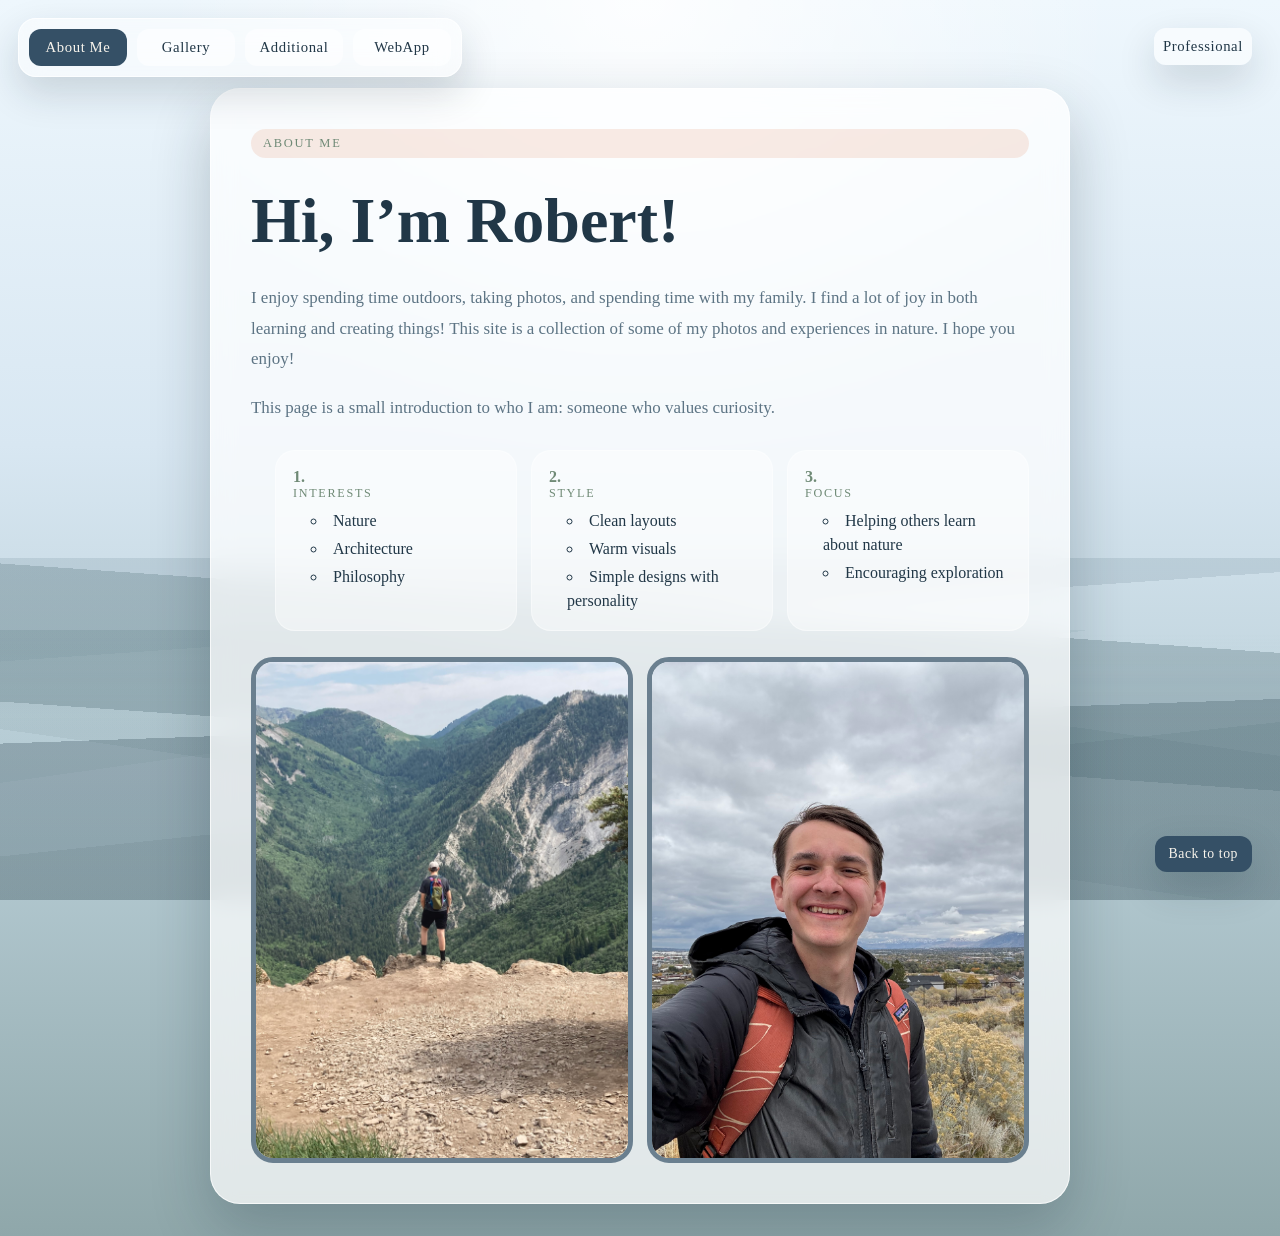
<file: aboutme.html>
<!DOCTYPE html>
<html lang="en">
<head>
    <meta charset="UTF-8">
    <meta name="viewport" content="width=device-width, initial-scale=1.0">
    <title>About Me</title>
    <link rel="stylesheet" href="mountains.css">
    <style>
        .page.about-page {
            grid-template-columns: 1fr;
            max-width: 860px;
        }

        .about-card {
            position: relative;
            z-index: 1;
            backdrop-filter: blur(12px);
            background: var(--mist);
            border: 1px solid rgba(255, 255, 255, 0.7);
            box-shadow: 0 24px 60px var(--shadow);
            border-radius: 30px;
            padding: 40px;
            display: grid;
            gap: 26px;
        }

        .about-copy {
            display: grid;
            gap: 18px;
        }

        .about-copy p {
            margin: 0;
            font-size: 1.06rem;
            line-height: 1.8;
            color: var(--muted);
        }

        .about-highlights {
            display: grid;
            grid-template-columns: repeat(3, minmax(0, 1fr));
            gap: 14px;
            margin: 0;
            padding-left: 24px;
        }

        .about-gallery {
            display: grid;
            grid-template-columns: repeat(2, minmax(0, 1fr));
            gap: 14px;
        }

        .about-photo {
            margin: 0;
            min-height: 260px;
            overflow: hidden;
            border-radius: 22px;
            background: rgba(255, 255, 255, 0.34);
        }

        .about-photo img {
            width: 100%;
            height: 100%;
            display: block;
            object-fit: cover;
        }

        .highlight {
            list-style-position: inside;
            padding: 18px;
            border-radius: 20px;
            background: rgba(255, 255, 255, 0.42);
            box-shadow: inset 0 0 0 1px rgba(255, 255, 255, 0.38);
        }

        .highlight::marker {
            color: var(--accent);
            font-weight: 700;
        }

        .highlight-label {
            margin: 0 0 8px;
            font-size: 0.76rem;
            letter-spacing: 0.14em;
            text-transform: uppercase;
            color: var(--accent);
        }

        .highlight-value {
            margin: 0;
            padding-left: 18px;
            font-size: 1rem;
            line-height: 1.5;
            color: var(--text);
        }

        .highlight-value li + li {
            margin-top: 4px;
        }

        @media (max-width: 860px) {
            .about-card {
                padding: 24px;
            }

            .about-highlights {
                grid-template-columns: 1fr;
            }

            .about-gallery {
                grid-template-columns: 1fr;
            }

            .about-photo {
                min-height: 220px;
            }
        }
    </style>
</head>
<body>
    <a id="top" class="page-anchor" aria-hidden="true"></a>
    <nav class="site-nav" aria-label="Site navigation">
        <a class="nav-link active" href="aboutme.html">About Me</a>
        <a class="nav-link" href="mountains.html">Gallery</a>
        <a class="nav-link" href="additional.html">Additional</a>
        <a class="nav-link" href="tripplanner.html">WebApp</a>
    </nav>
    <a class="nav-link professional-link" href="startbootstrap-grayscale-gh-pages/index.html">Professional</a>
    <main class="page about-page">
        <section class="about-card" aria-label="About me">
            <div class="about-copy">
                <span class="eyebrow">About Me</span>
                <h1>Hi, I’m Robert!</h1>
                <p>
                    I enjoy spending time outdoors, taking photos, and spending time with my family. I find a lot of joy in both learning and creating things! This site is a collection of some of my photos and experiences in nature. I hope you enjoy!
                </p>
                <p>
                    This page is a small introduction to who I am: someone who values curiosity.
                    
                </p>
            </div>

            <ol class="about-highlights" aria-label="Quick facts">
                <li class="highlight">
                    <p class="highlight-label">Interests</p>
                    <ul class="highlight-value">
                        <li>Nature</li>
                        <li>Architecture</li>
                        <li>Philosophy</li>
                    </ul>
                </li>
                <li class="highlight">
                    <p class="highlight-label">Style</p>
                    <ul class="highlight-value">
                        <li>Clean layouts</li>
                        <li>Warm visuals</li>
                        <li>Simple designs with personality</li>
                    </ul>
                </li>
                <li class="highlight">
                    <p class="highlight-label">Focus</p>
                    <ul class="highlight-value">
                        <li>Helping others learn about nature</li>
                        <li>Encouraging exploration</li>
                    </ul>
                </li>
            </ol>

            <section class="about-gallery" aria-label="Photo highlights">
                <figure class="about-photo">
                    <img src="IMG_0118.jpeg" alt="Personal photo 2">
                </figure>
                <figure class="about-photo">
                    <img src="IMG_0225.jpeg" alt="Personal photo 3">
                </figure>
            </section>
        </section>
    </main>
    <a class="back-to-top" href="#top">Back to top</a>
</body>
</html>
</file>
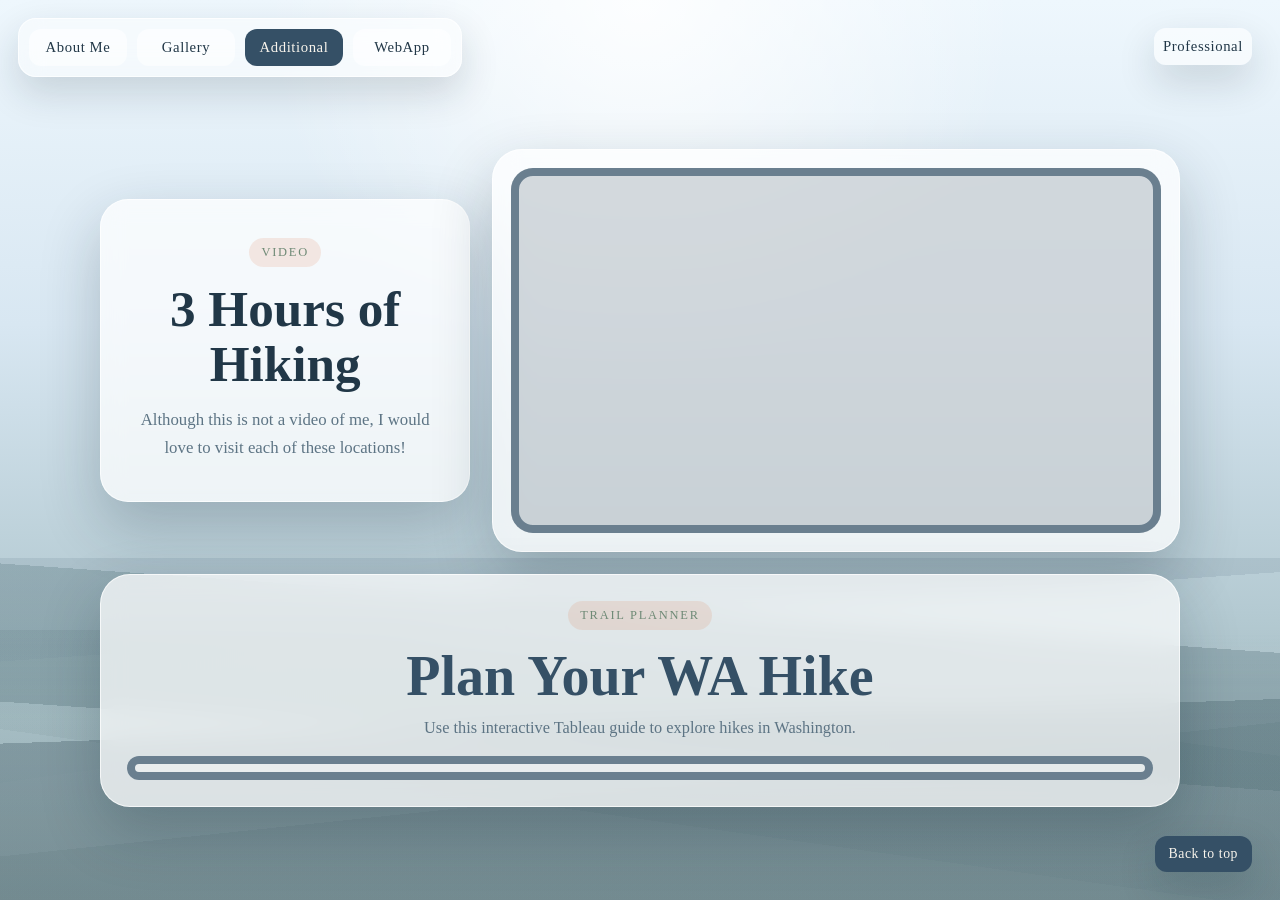
<file: additional.html>
<!DOCTYPE html>
<html lang="en">
<head>
    <meta charset="UTF-8">
    <meta name="viewport" content="width=device-width, initial-scale=1.0">
    <title>Additional</title>
    <link rel="stylesheet" href="mountains.css">
</head>
<body>
    <a id="top" class="page-anchor" aria-hidden="true"></a>
    <nav class="site-nav" aria-label="Site navigation">
        <a class="nav-link" href="aboutme.html">About Me</a>
        <a class="nav-link" href="mountains.html">Gallery</a>
        <a class="nav-link active" href="additional.html">Additional</a>
        <a class="nav-link" href="tripplanner.html">WebApp</a>
    </nav>
    <a class="nav-link professional-link" href="startbootstrap-grayscale-gh-pages/index.html">Professional</a>

    <main class="page video-page">
        <section class="intro video-intro">
            <span class="eyebrow">Video</span>
            <h1>3 Hours of Hiking</h1>
            <p>
                Although this is not a video of me, I would love to visit each of these locations!
            </p>
        </section>

        <section class="video-card" aria-label="Featured YouTube video">
            <div class="video-frame">
                <iframe width="560" height="315" src="https://www.youtube.com/embed/PyQQJWmV1LE?si=EmtxHceHzwripMPI" title="YouTube video player" frameborder="0" allow="accelerometer; autoplay; clipboard-write; encrypted-media; gyroscope; picture-in-picture; web-share" referrerpolicy="strict-origin-when-cross-origin" allowfullscreen></iframe>
            </div>
        </section>

        <section class="tableau-card" aria-label="Plan your Washington hike Tableau visualization">
            <div class="tableau-copy">
                <span class="eyebrow">Trail Planner</span>
                <h2>Plan Your WA Hike</h2>
                <p>Use this interactive Tableau guide to explore hikes in Washington.</p>
            </div>
            <div class="tableau-frame">
                <div class="tableauPlaceholder" id="viz1776847496287">
                    <noscript>
                        <a href="#">
                            <img alt="Plan Your WA Hike" src="https://public.tableau.com/static/images/Pl/PlanyourhikeinWashington/PlanYourWAHike/1_rss.png">
                        </a>
                    </noscript>
                    <object class="tableauViz">
                        <param name="host_url" value="https%3A%2F%2Fpublic.tableau.com%2F">
                        <param name="embed_code_version" value="3">
                        <param name="site_root" value="">
                        <param name="name" value="PlanyourhikeinWashington/PlanYourWAHike">
                        <param name="tabs" value="no">
                        <param name="toolbar" value="yes">
                        <param name="static_image" value="https://public.tableau.com/static/images/Pl/PlanyourhikeinWashington/PlanYourWAHike/1.png">
                        <param name="animate_transition" value="yes">
                        <param name="display_static_image" value="yes">
                        <param name="display_spinner" value="yes">
                        <param name="display_overlay" value="yes">
                        <param name="display_count" value="yes">
                        <param name="language" value="en-US">
                    </object>
                </div>
            </div>
        </section>
    </main>
    <script>
        const divElement = document.getElementById("viz1776847496287");
        const vizElement = divElement.getElementsByTagName("object")[0];

        if (divElement.offsetWidth > 800) {
            vizElement.style.width = "800px";
            vizElement.style.height = "1127px";
        } else if (divElement.offsetWidth > 500) {
            vizElement.style.width = "800px";
            vizElement.style.height = "1127px";
        } else {
            vizElement.style.width = "100%";
            vizElement.style.height = "1427px";
        }

        const scriptElement = document.createElement("script");
        scriptElement.src = "https://public.tableau.com/javascripts/api/viz_v1.js";
        vizElement.parentNode.insertBefore(scriptElement, vizElement);
    </script>
    <a class="back-to-top" href="#top">Back to top</a>
</body>
</html>
</file>
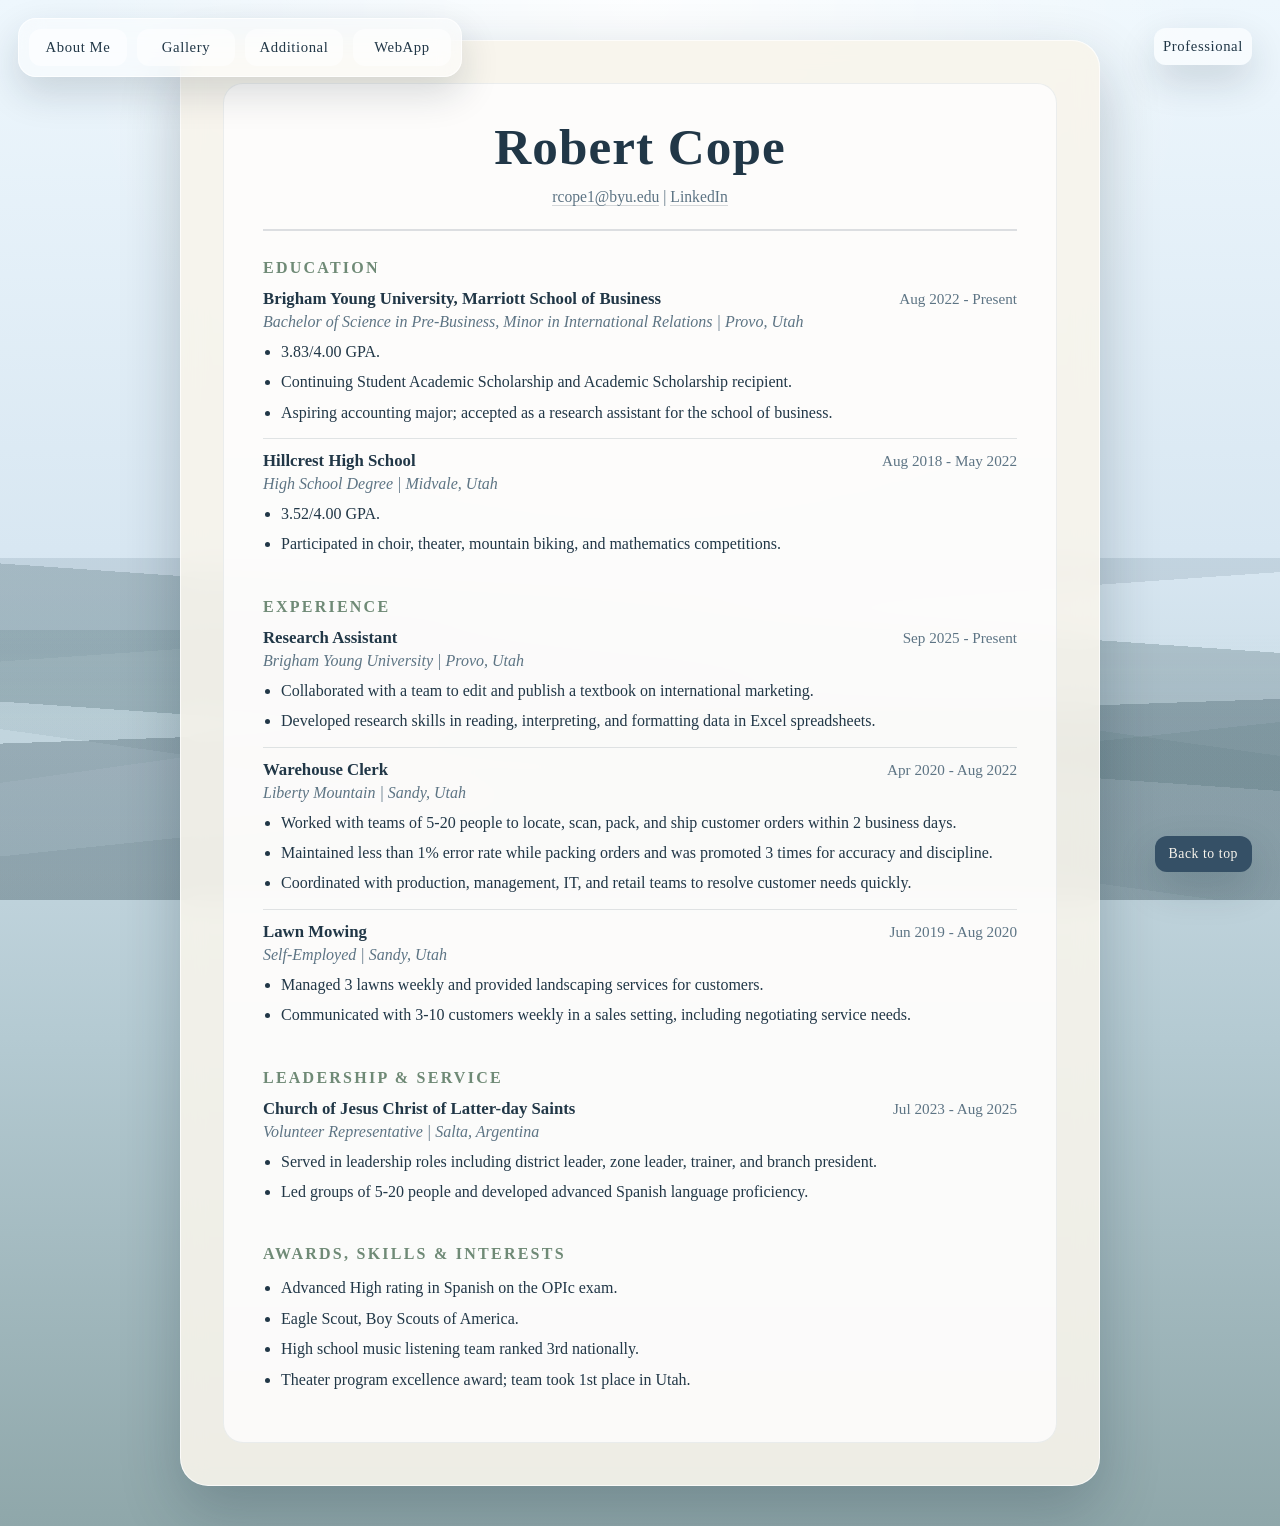
<file: resume.html>
<!DOCTYPE html>
<html lang="en">
<head>
    <meta charset="UTF-8">
    <meta name="viewport" content="width=device-width, initial-scale=1.0">
    <title>Resume</title>
    <link rel="stylesheet" href="mountains.css">
    <style>
        body {
            padding: 40px 18px;
        }

        .page.resume-page {
            grid-template-columns: 1fr;
            max-width: 920px;
        }

        .resume-card {
            position: relative;
            z-index: 1;
            backdrop-filter: blur(12px);
            background: rgba(248, 244, 236, 0.9);
            border: 1px solid rgba(255, 255, 255, 0.75);
            box-shadow: 0 24px 60px var(--shadow);
            border-radius: 28px;
            padding: 42px;
        }

        .resume-sheet {
            background: rgba(255, 255, 255, 0.76);
            border-radius: 20px;
            padding: 38px 40px;
            box-shadow: inset 0 0 0 1px rgba(32, 66, 85, 0.08);
        }

        .resume-header {
            text-align: center;
            padding-bottom: 18px;
            border-bottom: 2px solid rgba(23, 48, 64, 0.14);
        }

        .resume-name {
            margin: 0;
            font-size: clamp(2.1rem, 4vw, 3.2rem);
            line-height: 1;
            letter-spacing: 0.02em;
        }

        .resume-contact {
            margin: 12px 0 0;
            font-size: 0.98rem;
            line-height: 1.7;
            color: var(--muted);
        }

        .resume-contact a {
            color: inherit;
            text-decoration: none;
            border-bottom: 1px solid rgba(23, 48, 64, 0.18);
        }

        .resume-section {
            margin-top: 28px;
        }

        .resume-section h2 {
            margin: 0 0 12px;
            font-size: 1rem;
            letter-spacing: 0.14em;
            text-transform: uppercase;
            color: var(--accent);
        }

        .resume-entry {
            padding: 12px 0;
            border-top: 1px solid rgba(23, 48, 64, 0.12);
        }

        .resume-entry:first-of-type {
            border-top: 0;
            padding-top: 0;
        }

        .entry-heading {
            display: flex;
            align-items: baseline;
            justify-content: space-between;
            gap: 16px;
            margin-bottom: 4px;
        }

        .entry-title {
            margin: 0;
            font-size: 1.05rem;
            font-weight: 700;
            color: var(--text);
        }

        .entry-date {
            margin: 0;
            flex-shrink: 0;
            font-size: 0.95rem;
            color: var(--muted);
        }

        .entry-subtitle {
            margin: 0 0 8px;
            font-style: italic;
            color: var(--muted);
        }

        .resume-list {
            margin: 0;
            padding-left: 18px;
            color: var(--text);
            line-height: 1.65;
        }

        .resume-list li + li {
            margin-top: 4px;
        }

        .skills-line {
            margin: 0;
            color: var(--text);
            line-height: 1.75;
        }

        @media (max-width: 860px) {
            .resume-card {
                padding: 20px;
            }

            .resume-sheet {
                padding: 26px 22px;
            }

            .entry-heading {
                flex-direction: column;
                align-items: flex-start;
                gap: 4px;
            }
        }
    </style>
</head>
<body>
    <a id="top" class="page-anchor" aria-hidden="true"></a>
    <nav class="site-nav" aria-label="Site navigation">
        <a class="nav-link" href="aboutme.html">About Me</a>
        <a class="nav-link" href="mountains.html">Gallery</a>
        <a class="nav-link" href="additional.html">Additional</a>
        <a class="nav-link" href="tripplanner.html">WebApp</a>
    </nav>
    <a class="nav-link professional-link" href="startbootstrap-grayscale-gh-pages/index.html">Professional</a>
    <main class="page resume-page">
        <section class="resume-card" aria-label="Resume page">
            <div class="resume-sheet">
                <header class="resume-header">
                    <h1 class="resume-name">Robert Cope</h1>
                    <p class="resume-contact">
                        <a href="mailto:rcope1@byu.edu">rcope1@byu.edu</a> |
                        <a href="https://www.linkedin.com/in/robert-cope-859596383/" target="_blank" rel="noreferrer">LinkedIn</a>
                    </p>
                </header>

                <section class="resume-section" aria-label="Education">
                    <h2>Education</h2>
                    <article class="resume-entry">
                        <div class="entry-heading">
                            <p class="entry-title">Brigham Young University, Marriott School of Business</p>
                            <p class="entry-date">Aug 2022 - Present</p>
                        </div>
                        <p class="entry-subtitle">Bachelor of Science in Pre-Business, Minor in International Relations | Provo, Utah</p>
                        <ul class="resume-list">
                            <li>3.83/4.00 GPA.</li>
                            <li>Continuing Student Academic Scholarship and Academic Scholarship recipient.</li>
                            <li>Aspiring accounting major; accepted as a research assistant for the school of business.</li>
                        </ul>
                    </article>
                    <article class="resume-entry">
                        <div class="entry-heading">
                            <p class="entry-title">Hillcrest High School</p>
                            <p class="entry-date">Aug 2018 - May 2022</p>
                        </div>
                        <p class="entry-subtitle">High School Degree | Midvale, Utah</p>
                        <ul class="resume-list">
                            <li>3.52/4.00 GPA.</li>
                            <li>Participated in choir, theater, mountain biking, and mathematics competitions.</li>
                        </ul>
                    </article>
                </section>

                <section class="resume-section" aria-label="Experience">
                    <h2>Experience</h2>
                    <article class="resume-entry">
                        <div class="entry-heading">
                            <p class="entry-title">Research Assistant</p>
                            <p class="entry-date">Sep 2025 - Present</p>
                        </div>
                        <p class="entry-subtitle">Brigham Young University | Provo, Utah</p>
                        <ul class="resume-list">
                            <li>Collaborated with a team to edit and publish a textbook on international marketing.</li>
                            <li>Developed research skills in reading, interpreting, and formatting data in Excel spreadsheets.</li>
                        </ul>
                    </article>

                    <article class="resume-entry">
                        <div class="entry-heading">
                            <p class="entry-title">Warehouse Clerk</p>
                            <p class="entry-date">Apr 2020 - Aug 2022</p>
                        </div>
                        <p class="entry-subtitle">Liberty Mountain | Sandy, Utah</p>
                        <ul class="resume-list">
                            <li>Worked with teams of 5-20 people to locate, scan, pack, and ship customer orders within 2 business days.</li>
                            <li>Maintained less than 1% error rate while packing orders and was promoted 3 times for accuracy and discipline.</li>
                            <li>Coordinated with production, management, IT, and retail teams to resolve customer needs quickly.</li>
                        </ul>
                    </article>

                    <article class="resume-entry">
                        <div class="entry-heading">
                            <p class="entry-title">Lawn Mowing</p>
                            <p class="entry-date">Jun 2019 - Aug 2020</p>
                        </div>
                        <p class="entry-subtitle">Self-Employed | Sandy, Utah</p>
                        <ul class="resume-list">
                            <li>Managed 3 lawns weekly and provided landscaping services for customers.</li>
                            <li>Communicated with 3-10 customers weekly in a sales setting, including negotiating service needs.</li>
                        </ul>
                    </article>
                </section>

                <section class="resume-section" aria-label="Leadership and Service">
                    <h2>Leadership &amp; Service</h2>
                    <article class="resume-entry">
                        <div class="entry-heading">
                            <p class="entry-title">Church of Jesus Christ of Latter-day Saints</p>
                            <p class="entry-date">Jul 2023 - Aug 2025</p>
                        </div>
                        <p class="entry-subtitle">Volunteer Representative | Salta, Argentina</p>
                        <ul class="resume-list">
                            <li>Served in leadership roles including district leader, zone leader, trainer, and branch president.</li>
                            <li>Led groups of 5-20 people and developed advanced Spanish language proficiency.</li>
                        </ul>
                    </article>
                </section>

                <section class="resume-section" aria-label="Activities and Honors">
                    <h2>Awards, Skills &amp; Interests</h2>
                    <article class="resume-entry">
                        <ul class="resume-list">
                            <li>Advanced High rating in Spanish on the OPIc exam.</li>
                            <li>Eagle Scout, Boy Scouts of America.</li>
                            <li>High school music listening team ranked 3rd nationally.</li>
                            <li>Theater program excellence award; team took 1st place in Utah.</li>
                        </ul>
                    </article>
                </section>
            </div>
        </section>
    </main>
    <a class="back-to-top" href="#top">Back to top</a>
</body>
</html>
</file>
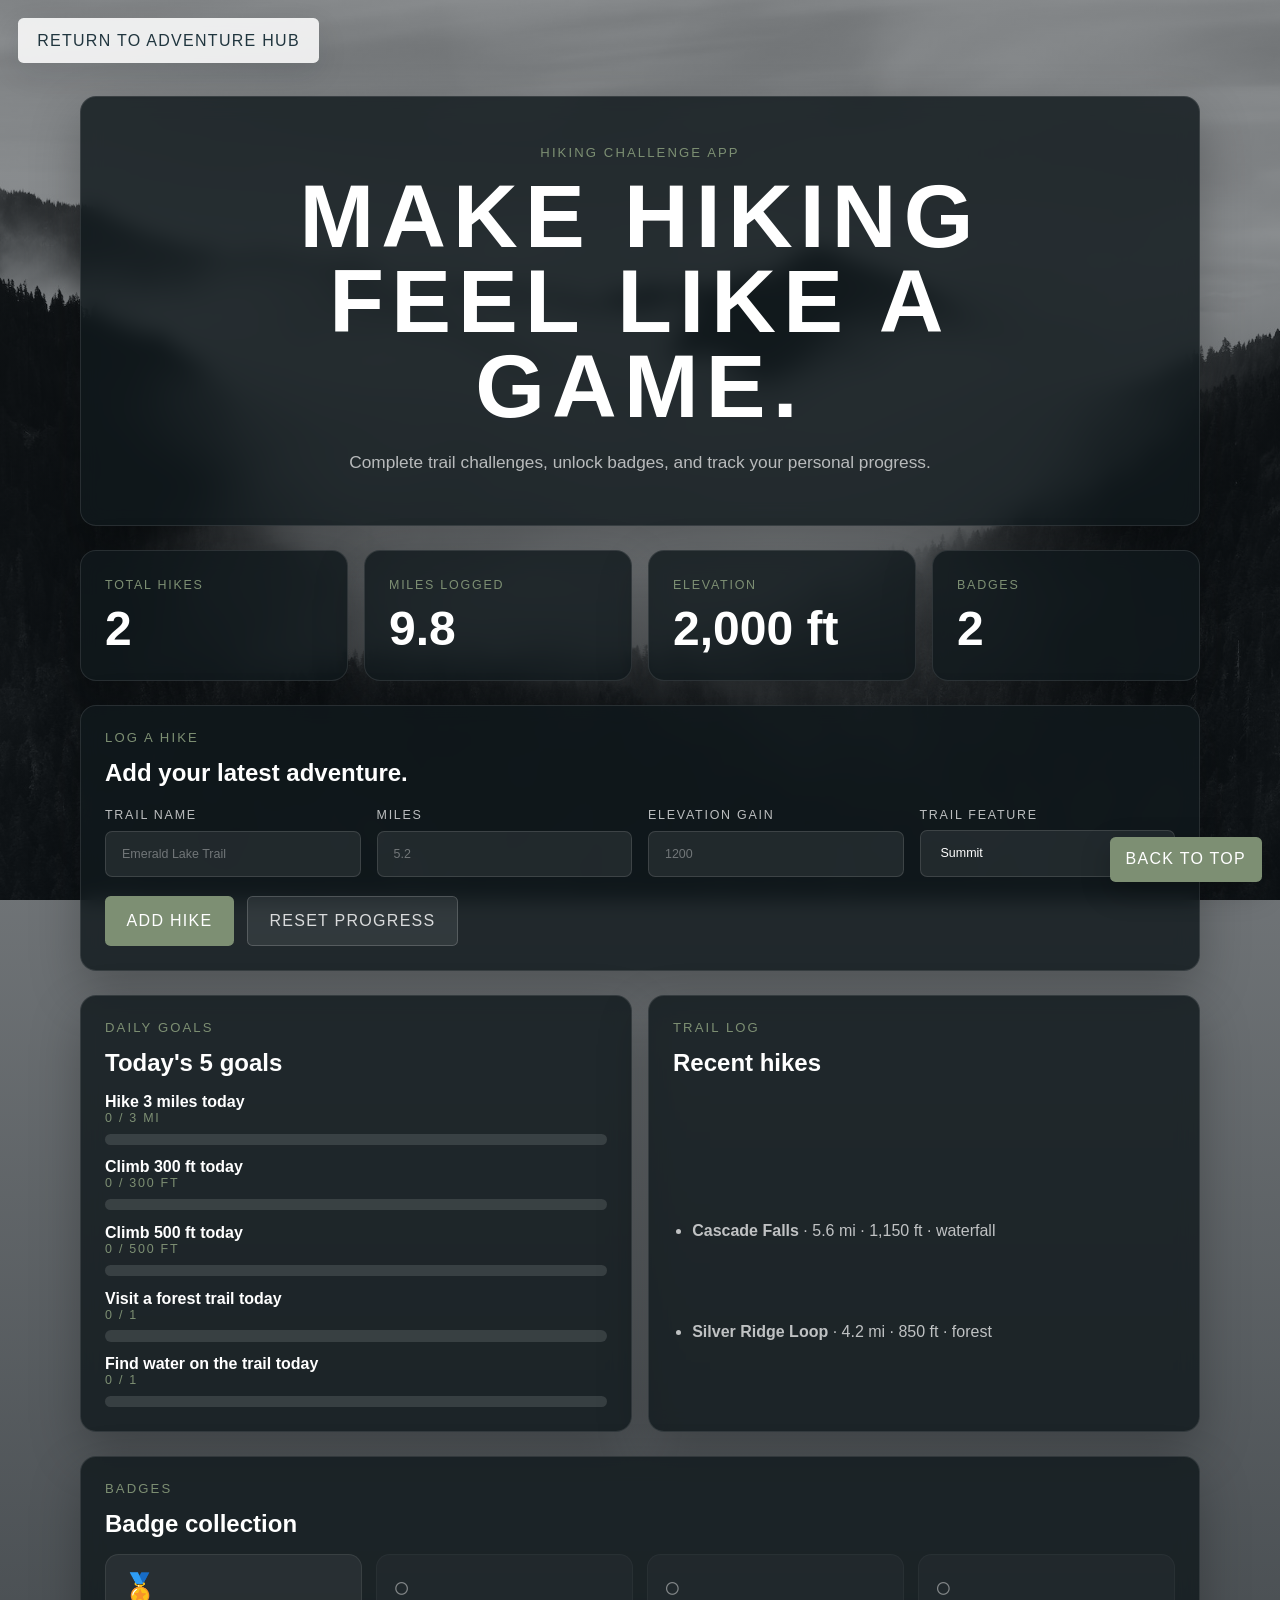
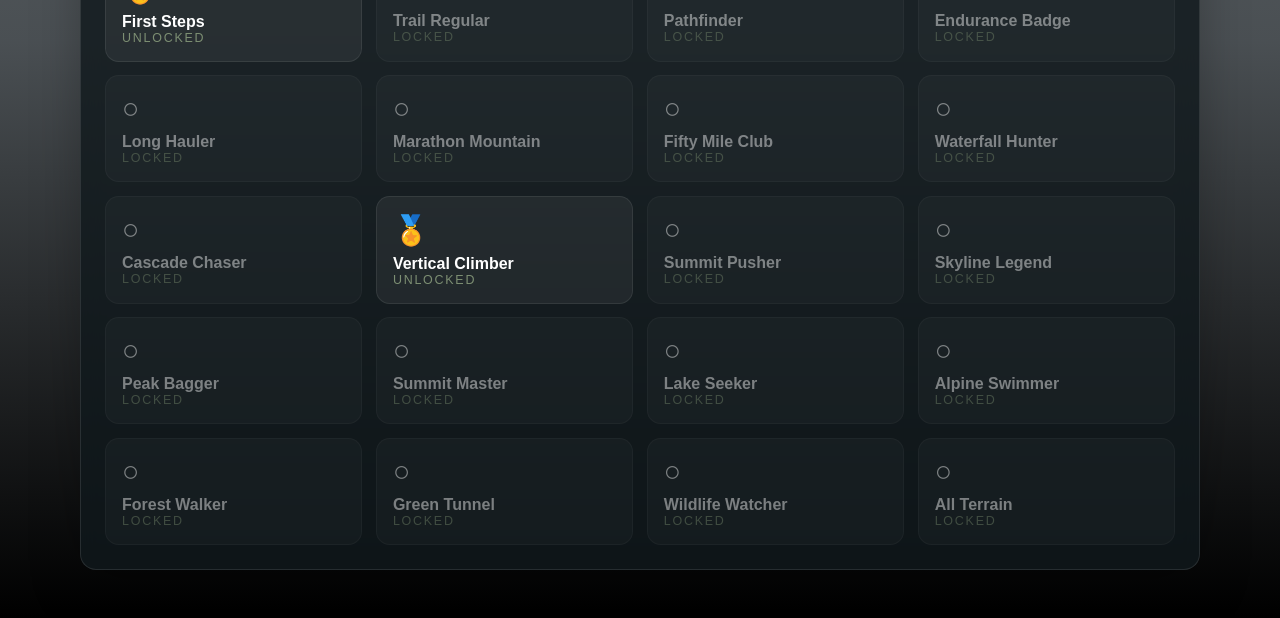
<file: tripplanner.html>
<!DOCTYPE html>
<html lang="en">
<head>
    <meta charset="UTF-8">
    <meta name="viewport" content="width=device-width, initial-scale=1.0">
    <title>Hiking Challenge App</title>
    <link rel="stylesheet" href="tripplanner.css">
</head>
<body>
    <a id="top" class="page-anchor" aria-hidden="true"></a>
    <a class="return-link" href="startbootstrap-grayscale-gh-pages/index.html">Return to Adventure Hub</a>

    <main class="app-shell">
        <section class="hero">
            <p class="eyebrow">Hiking Challenge App</p>
            <h1>Make hiking feel like a game.</h1>
            <p class="hero-copy">
                Complete trail challenges, unlock badges, and track your personal progress.
            </p>
        </section>

        <section class="dashboard">
            <article class="stat-card">
                <span>Total Hikes</span>
                <strong id="totalHikes">0</strong>
            </article>
            <article class="stat-card">
                <span>Miles Logged</span>
                <strong id="totalMiles">0</strong>
            </article>
            <article class="stat-card">
                <span>Elevation</span>
                <strong id="totalElevation">0 ft</strong>
            </article>
            <article class="stat-card">
                <span>Badges</span>
                <strong id="badgeCount">0</strong>
            </article>
        </section>

        <section class="entry-card" aria-label="Log a hike">
            <div>
                <p class="eyebrow">Log A Hike</p>
                <h2>Add your latest adventure.</h2>
            </div>
            <form id="hikeForm">
                <div class="form-grid">
                    <label>
                        Trail Name
                        <input id="trailName" type="text" placeholder="Emerald Lake Trail" required>
                    </label>
                    <label>
                        Miles
                        <input id="miles" type="number" min="0.1" step="0.1" placeholder="5.2" required>
                    </label>
                    <label>
                        Elevation Gain
                        <input id="elevation" type="number" min="0" step="50" placeholder="1200" required>
                    </label>
                    <label>
                        Trail Feature
                        <select id="feature">
                            <option value="summit">Summit</option>
                            <option value="waterfall">Waterfall</option>
                            <option value="lake">Lake</option>
                            <option value="forest">Forest</option>
                            <option value="wildlife">Wildlife</option>
                        </select>
                    </label>
                </div>
                <div class="form-actions">
                    <button class="primary-action" type="submit">Add Hike</button>
                    <button class="secondary-action" id="resetProgress" type="button">Reset Progress</button>
                </div>
            </form>
        </section>

        <section class="content-grid">
            <article class="panel">
                <div class="panel-heading">
                    <p class="eyebrow">Daily Goals</p>
                    <h2>Today's 5 goals</h2>
                </div>
                <div class="challenge-list" id="challengeList"></div>
            </article>

            <article class="panel">
                <div class="panel-heading">
                    <p class="eyebrow">Trail Log</p>
                    <h2>Recent hikes</h2>
                </div>
                <ul class="trail-log" id="trailLog"></ul>
            </article>
        </section>

        <section class="panel badge-panel">
            <div class="panel-heading">
                <p class="eyebrow">Badges</p>
                <h2>Badge collection</h2>
            </div>
            <div class="badge-grid" id="badgeGrid"></div>
        </section>
    </main>

    <div class="badge-tooltip" id="badgeTooltip" role="status" aria-live="polite"></div>
    <div class="modal-backdrop" id="resetModal" aria-hidden="true">
        <section class="reset-modal" role="dialog" aria-modal="true" aria-labelledby="resetModalTitle">
            <p class="eyebrow">Reset Progress</p>
            <h2 id="resetModalTitle">Are you sure?</h2>
            <p>
                This will clear your logged hikes, badge progress, and trail log.
            </p>
            <div class="modal-actions">
                <button class="secondary-action" id="cancelReset" type="button">Keep Progress</button>
                <button class="danger-action" id="confirmReset" type="button">Reset Progress</button>
            </div>
        </section>
    </div>

    <script src="tripplanner.js"></script>
    <a class="back-to-top" href="#top">Back to top</a>
</body>
</html>
</file>
<file: mountains.css>
:root {
    --sky: #d9e8f5;
    --mist: rgba(255, 255, 255, 0.72);
    --ridge: #355066;
    --pine: #496d67;
    --stone: #f4f6f2;
    --shadow: rgba(17, 39, 52, 0.24);
    --text: #213747;
    --muted: #5d7484;
    --accent: #6f8a76;
    --photo-frame: #6a7f8f;
}

* {
    box-sizing: border-box;
}

html {
    scroll-behavior: smooth;
}

::selection {
    background: rgba(111, 138, 118, 0.32);
}

body {
    margin: 0;
    min-height: 100vh;
    display: grid;
    place-items: center;
    padding: 88px 18px 32px;
    font-family: Georgia, "Times New Roman", serif;
    color: var(--text);
    background:
        radial-gradient(circle at top, rgba(255, 255, 255, 0.86), transparent 34%),
        linear-gradient(180deg, #eef7fd 0%, #d8e7f2 36%, #b4cad2 68%, #8fa7aa 100%);
}

.site-nav {
    position: fixed;
    top: 18px;
    left: 18px;
    z-index: 10;
    display: flex;
    gap: 10px;
    padding: 10px;
    border-radius: 18px;
    backdrop-filter: blur(12px);
    background: rgba(255, 255, 255, 0.48);
    border: 1px solid rgba(255, 255, 255, 0.72);
    box-shadow: 0 16px 38px rgba(17, 39, 52, 0.16);
}

.professional-link {
    position: fixed;
    top: 28px;
    right: 28px;
    z-index: 10;
    width: 98px;
    padding-inline: 8px;
    box-shadow: 0 16px 38px rgba(17, 39, 52, 0.16);
}

.back-to-top {
    position: fixed;
    right: 28px;
    bottom: 28px;
    z-index: 10;
    display: inline-flex;
    align-items: center;
    justify-content: center;
    padding: 10px 14px;
    border-radius: 12px;
    color: #f8f4ec;
    background: var(--ridge);
    box-shadow: 0 16px 38px rgba(17, 39, 52, 0.18);
    text-decoration: none;
    font-size: 0.86rem;
    letter-spacing: 0.04em;
    transition: background-color 180ms ease, transform 180ms ease;
}

.back-to-top:hover {
    background: var(--accent);
    transform: translateY(-1px);
}

.page-anchor {
    position: absolute;
    top: 0;
    left: 0;
}

.nav-link {
    display: inline-flex;
    align-items: center;
    justify-content: center;
    min-width: 98px;
    padding: 10px 14px;
    border-radius: 12px;
    color: var(--text);
    text-decoration: none;
    font-size: 0.92rem;
    letter-spacing: 0.04em;
    background: rgba(255, 255, 255, 0.56);
    transition: background-color 180ms ease, transform 180ms ease, color 180ms ease;
}

.nav-link:hover {
    background: rgba(255, 255, 255, 0.88);
    transform: translateY(-1px);
}

.nav-link.active {
    background: var(--ridge);
    color: #f8f4ec;
}

body::before,
body::after {
    content: "";
    position: fixed;
    inset: auto 0 0 0;
    pointer-events: none;
}

body::before {
    height: 30vh;
    background:
        linear-gradient(180deg, transparent 0%, rgba(202, 220, 230, 0.1) 34%, rgba(202, 220, 230, 0.1) 100%),
        linear-gradient(172deg, rgba(142, 170, 175, 0.2) 0 34%, transparent 34%),
        linear-gradient(188deg, transparent 0 28%, rgba(113, 141, 148, 0.22) 28% 62%, transparent 62%),
        linear-gradient(174deg, transparent 0 56%, rgba(90, 119, 121, 0.18) 56% 100%);
    opacity: 0.8;
}

body::after {
    height: 38vh;
    background:
        linear-gradient(176deg, rgba(120, 146, 159, 0.24) 0 24%, transparent 24%),
        linear-gradient(184deg, transparent 0 22%, rgba(73, 102, 110, 0.3) 22% 54%, transparent 54%),
        linear-gradient(178deg, transparent 0 48%, rgba(56, 80, 93, 0.34) 48% 100%);
    opacity: 0.9;
}

.page {
    position: relative;
    z-index: 1;
    width: min(100%, 1080px);
    display: grid;
    gap: 22px;
    grid-template-columns: minmax(0, 0.95fr) minmax(320px, 1.25fr);
    align-items: center;
}

.intro,
.gallery-shell {
    backdrop-filter: blur(12px);
    background: var(--mist);
    border: 1px solid rgba(255, 255, 255, 0.7);
    box-shadow: 0 24px 60px var(--shadow);
}

.video-page {
    grid-template-columns: minmax(0, 0.7fr) minmax(360px, 1.3fr);
}

.video-intro {
    text-align: center;
}

.video-intro h1 {
    font-size: clamp(2.15rem, 4vw, 3.6rem);
    line-height: 1.08;
}

.video-intro p {
    margin-inline: auto;
}

.video-card,
.tableau-card {
    position: relative;
    z-index: 1;
    padding: 18px;
    border-radius: 30px;
    backdrop-filter: blur(12px);
    background: var(--mist);
    border: 1px solid rgba(255, 255, 255, 0.7);
    box-shadow: 0 24px 60px var(--shadow);
}

.tableau-card {
    grid-column: 1 / -1;
    display: grid;
    gap: 18px;
    padding: 26px;
}

.tableau-copy {
    text-align: center;
}

.tableau-copy h2 {
    margin: 0 0 10px;
    color: var(--ridge);
    font-size: clamp(2rem, 5vw, 3.5rem);
}

.tableau-copy p {
    margin: 0;
    color: var(--muted);
    font-size: 1.02rem;
}

.tableau-frame {
    overflow-x: auto;
    padding: 12px;
    border-radius: 22px;
    background: rgba(255, 255, 255, 0.36);
    box-shadow: inset 0 0 0 8px var(--photo-frame);
}

.tableauPlaceholder {
    margin: 0 auto;
    max-width: 100%;
}

.tableauPlaceholder img {
    max-width: 100%;
    border: 0;
}

.tableauViz {
    display: none;
}

.video-frame {
    position: relative;
    overflow: hidden;
    border-radius: 22px;
    aspect-ratio: 16 / 9;
    background: rgba(33, 55, 71, 0.18);
    box-shadow: inset 0 0 0 8px var(--photo-frame);
}

.video-frame iframe {
    position: absolute;
    inset: 0;
    width: 100%;
    height: 100%;
    border: 0;
}

.intro {
    padding: 38px;
    border-radius: 28px;
}

.eyebrow {
    display: inline-block;
    margin-bottom: 14px;
    padding: 7px 12px;
    border-radius: 999px;
    background: rgba(217, 116, 67, 0.14);
    color: var(--accent);
    font-size: 0.78rem;
    letter-spacing: 0.14em;
    text-transform: uppercase;
}

h1 {
    margin: 0 0 14px;
    font-size: clamp(2.6rem, 5vw, 4.8rem);
    line-height: 0.96;
    font-weight: 600;
}

.intro p {
    margin: 0;
    max-width: 28rem;
    font-size: 1.05rem;
    line-height: 1.7;
    color: var(--muted);
}

.content-action {
    display: inline-flex;
    align-items: center;
    justify-content: center;
    width: fit-content;
    margin-top: 22px;
    padding: 13px 18px;
    border-radius: 999px;
    color: #f8f4ec;
    background: var(--ridge);
    box-shadow: 0 14px 30px rgba(17, 39, 52, 0.18);
    text-decoration: none;
    transition: background-color 180ms ease, transform 180ms ease;
}

.content-action:hover {
    background: var(--pine);
    transform: translateY(-1px);
}

.gallery-shell {
    padding: 18px;
    border-radius: 30px;
}

.gallery {
    position: relative;
    aspect-ratio: 4 / 5;
    overflow: hidden;
    border-radius: 24px;
    background: linear-gradient(180deg, #d2e1ea 0%, #90aeb2 100%);
    box-shadow: inset 0 0 0 1px rgba(255, 255, 255, 0.4);
}

.gallery::after {
    content: "";
    position: absolute;
    inset: 0;
    z-index: 2;
    pointer-events: none;
    border: 5px solid var(--photo-frame);
    border-radius: 24px;
}

.slide {
    position: absolute;
    inset: 0;
    margin: 0;
    opacity: 0;
    transform: scale(1.035);
    transition: opacity 900ms ease, transform 6s ease;
}

.slide.active {
    opacity: 1;
    transform: scale(1);
    z-index: 1;
}

.slide img {
    width: 100%;
    height: 100%;
    object-fit: cover;
    display: block;
    border-radius: 24px;
}

.about-photo {
    border: 5px solid var(--photo-frame);
    box-shadow: inset 0 0 0 1px rgba(255, 255, 255, 0.24);
}

.gallery-arrow {
    position: absolute;
    top: 50%;
    z-index: 3;
    width: 48px;
    height: 68px;
    border: 0;
    border-radius: 12px;
    display: grid;
    place-items: center;
    background: rgba(255, 255, 255, 0.22);
    color: #f8f4ec;
    cursor: pointer;
    transform: translateY(-50%);
    backdrop-filter: blur(10px);
    box-shadow: 0 10px 24px rgba(12, 30, 42, 0.18);
    transition: background-color 180ms ease, transform 180ms ease, opacity 180ms ease;
}

.gallery-arrow:hover {
    background: rgba(255, 255, 255, 0.38);
    transform: translateY(-50%) scale(1.04);
}

.gallery-arrow:focus-visible {
    outline: 2px solid rgba(255, 255, 255, 0.9);
    outline-offset: 3px;
}

.gallery-arrow.prev {
    left: 14px;
    border-radius: 12px;
}

.gallery-arrow.next {
    right: 14px;
    border-radius: 12px;
}

.gallery-arrow svg {
    width: 22px;
    height: 22px;
}

.gallery-footer {
    display: flex;
    align-items: center;
    justify-content: space-between;
    gap: 16px;
    padding: 16px 8px 4px;
}

.counter {
    color: var(--muted);
    font-size: 0.94rem;
    letter-spacing: 0.06em;
    text-transform: uppercase;
}

.dots {
    display: flex;
    flex-wrap: wrap;
    justify-content: flex-end;
    gap: 8px;
}

.dot {
    width: 11px;
    height: 11px;
    border: 0;
    border-radius: 50%;
    background: rgba(23, 48, 64, 0.22);
    cursor: pointer;
    transition: transform 180ms ease, background-color 180ms ease;
}

.dot.active {
    background: var(--accent);
    transform: scale(1.18);
}

.dot:hover {
    background: rgba(23, 48, 64, 0.5);
}

@media (max-width: 860px) {
    body {
        padding-top: 100px;
    }

    .site-nav {
        top: 14px;
        left: 14px;
        right: 176px;
        gap: 8px;
        justify-content: space-between;
    }

    .nav-link {
        min-width: 0;
        flex: 1;
        padding: 9px 10px;
        font-size: 0.84rem;
    }

    .professional-link {
        top: 24px;
        right: 14px;
        width: 98px;
        flex: 0;
    }

    .back-to-top {
        right: 14px;
        bottom: 14px;
        font-size: 0.78rem;
    }

    .page {
        grid-template-columns: 1fr;
    }

    .intro,
    .gallery-shell {
        padding: 22px;
    }

    .gallery-shell {
        padding: 14px;
    }

    .gallery {
        aspect-ratio: 4 / 5.2;
    }

    .gallery-arrow {
        width: 42px;
        height: 60px;
    }

    .gallery-footer {
        flex-direction: column;
        align-items: flex-start;
    }

    .dots {
        justify-content: flex-start;
    }
}

@media (prefers-reduced-motion: reduce) {
    .slide,
    .dot,
    .gallery-arrow {
        transition: none;
    }
}
</file>
<file: tripplanner.css>
:root {
    --custom-accent: #7d8f73;
    --custom-accent-deep: #4b6253;
    --custom-ink: #21363f;
    --custom-panel: rgba(255, 255, 255, 0.06);
}

* {
    box-sizing: border-box;
}

html {
    scroll-behavior: smooth;
}

body {
    margin: 0;
    min-height: 100vh;
    padding: 96px 18px 48px;
    font-family: "Nunito", "Helvetica Neue", Arial, sans-serif;
    color: #ffffff;
    background:
        linear-gradient(to bottom, rgba(17, 24, 29, 0.42) 0%, rgba(17, 24, 29, 0.76) 74%, #000 100%),
        url("startbootstrap-grayscale-gh-pages/assets/img/bg-masthead.jpg") center / cover fixed;
}

.return-link {
    position: fixed;
    top: 18px;
    left: 18px;
    z-index: 10;
    display: inline-flex;
    align-items: center;
    justify-content: center;
    padding: 0.85rem 1.2rem;
    border-radius: 0.35rem;
    color: var(--custom-ink);
    background: rgba(255, 255, 255, 0.86);
    box-shadow: 0 10px 30px rgba(16, 30, 36, 0.1);
    backdrop-filter: blur(10px);
    text-decoration: none;
    letter-spacing: 0.08em;
    text-transform: uppercase;
}

.return-link:hover {
    color: var(--custom-accent-deep);
}

.back-to-top {
    position: fixed;
    right: 18px;
    bottom: 18px;
    z-index: 10;
    display: inline-flex;
    align-items: center;
    justify-content: center;
    padding: 0.85rem 1rem;
    border-radius: 0.35rem;
    color: #ffffff;
    background: var(--custom-accent);
    box-shadow: 0 10px 30px rgba(0, 0, 0, 0.22);
    text-decoration: none;
    letter-spacing: 0.08em;
    text-transform: uppercase;
    transition: background-color 180ms ease, transform 180ms ease;
}

.back-to-top:hover {
    background: var(--custom-accent-deep);
    color: #ffffff;
    transform: translateY(-1px);
}

.page-anchor {
    position: absolute;
    top: 0;
    left: 0;
}

.app-shell {
    width: min(1120px, 100%);
    margin: 0 auto;
    display: grid;
    gap: 1.5rem;
}

.hero,
.entry-card,
.panel,
.stat-card {
    border-radius: 1rem;
    background: rgba(17, 25, 29, 0.82);
    border: 1px solid rgba(255, 255, 255, 0.1);
    box-shadow: 0 20px 50px rgba(0, 0, 0, 0.26);
    backdrop-filter: blur(10px);
}

.hero {
    padding: 3rem;
    text-align: center;
}

.eyebrow {
    margin: 0 0 0.85rem;
    color: var(--custom-accent);
    font-size: 0.82rem;
    letter-spacing: 0.16em;
    text-transform: uppercase;
}

h1,
h2,
h3 {
    margin: 0;
    font-family: "Varela Round", sans-serif;
}

h1 {
    margin-inline: auto;
    max-width: 820px;
    font-size: clamp(2.7rem, 7vw, 5.8rem);
    line-height: 0.95;
    letter-spacing: 0.08em;
    text-transform: uppercase;
}

.hero-copy {
    max-width: 720px;
    margin: 1.2rem auto 0;
    color: rgba(255, 255, 255, 0.68);
    font-size: 1.08rem;
    line-height: 1.7;
}

.dashboard,
.content-grid {
    display: grid;
    grid-template-columns: repeat(4, minmax(0, 1fr));
    gap: 1rem;
}

.content-grid {
    grid-template-columns: repeat(2, minmax(0, 1fr));
}

.stat-card,
.entry-card,
.panel {
    padding: 1.5rem;
}

.stat-card span,
.challenge-meta,
.badge-status {
    color: var(--custom-accent);
    font-size: 0.78rem;
    letter-spacing: 0.14em;
    text-transform: uppercase;
}

.stat-card strong {
    display: block;
    margin-top: 0.5rem;
    font-size: clamp(1.9rem, 4vw, 3rem);
}

.entry-card {
    display: grid;
    gap: 1.3rem;
}

.form-grid {
    display: grid;
    grid-template-columns: repeat(4, minmax(0, 1fr));
    gap: 1rem;
}

label {
    display: grid;
    gap: 0.5rem;
    color: rgba(255, 255, 255, 0.72);
    font-size: 0.78rem;
    letter-spacing: 0.14em;
    text-transform: uppercase;
}

input,
select {
    width: 100%;
    border: 1px solid rgba(255, 255, 255, 0.12);
    border-radius: 0.45rem;
    padding: 0.9rem 1rem;
    color: #ffffff;
    background: rgba(255, 255, 255, 0.08);
    font: inherit;
    transition: border-color 180ms ease, background-color 180ms ease, box-shadow 180ms ease;
}

input::placeholder {
    color: rgba(255, 255, 255, 0.36);
}

input:hover,
select:hover,
input:focus,
select:focus {
    border-color: rgba(125, 143, 115, 0.72);
    background: rgba(255, 255, 255, 0.12);
    box-shadow: 0 0 0 0.2rem rgba(125, 143, 115, 0.18);
    outline: 0;
}

.form-actions {
    display: flex;
    flex-wrap: wrap;
    gap: 0.8rem;
    margin-top: 1.2rem;
}

.primary-action,
.secondary-action,
.danger-action {
    width: fit-content;
    border-radius: 0.35rem;
    padding: 0.95rem 1.35rem;
    font: inherit;
    letter-spacing: 0.08em;
    text-transform: uppercase;
    cursor: pointer;
    transition: background-color 180ms ease, border-color 180ms ease, color 180ms ease, transform 180ms ease;
}

.primary-action {
    border: 0;
    color: #ffffff;
    background: var(--custom-accent);
}

.secondary-action {
    color: rgba(255, 255, 255, 0.82);
    background: rgba(255, 255, 255, 0.08);
    border: 1px solid rgba(255, 255, 255, 0.18);
}

.danger-action {
    color: #ffffff;
    background: #8a4f42;
    border: 1px solid rgba(255, 255, 255, 0.14);
}

.primary-action:hover,
.secondary-action:hover,
.danger-action:hover {
    transform: translateY(-1px);
}

.primary-action:hover {
    background: var(--custom-accent-deep);
}

.secondary-action:hover {
    color: #ffffff;
    border-color: rgba(125, 143, 115, 0.7);
    background: rgba(125, 143, 115, 0.2);
}

.danger-action:hover {
    background: #6f3f35;
}

.panel {
    display: grid;
    gap: 1rem;
}

.challenge-list,
.badge-grid,
.trail-log {
    display: grid;
    gap: 0.85rem;
}

.challenge {
    display: grid;
    gap: 0.55rem;
}

.progress-track {
    height: 0.7rem;
    overflow: hidden;
    border-radius: 999px;
    background: rgba(255, 255, 255, 0.12);
}

.progress-fill {
    height: 100%;
    width: 0;
    border-radius: inherit;
    background: var(--custom-accent);
    transition: width 240ms ease;
}

.badge-grid {
    grid-template-columns: repeat(4, minmax(0, 1fr));
}

.badge-panel {
    align-items: start;
}

.badge {
    padding: 1rem;
    border-radius: 0.85rem;
    background: var(--custom-panel);
    border: 1px solid rgba(255, 255, 255, 0.08);
    cursor: help;
    transition: border-color 180ms ease, transform 180ms ease, background-color 180ms ease;
}

.badge:hover,
.badge:focus {
    border-color: rgba(125, 143, 115, 0.75);
    background: rgba(255, 255, 255, 0.1);
    outline: 0;
    transform: translateY(-2px);
}

.badge.locked {
    opacity: 0.45;
}

.badge-icon {
    display: block;
    margin-bottom: 0.5rem;
    font-size: 1.8rem;
}

.badge-tooltip {
    position: fixed;
    top: 0;
    left: 0;
    z-index: 100;
    width: min(280px, calc(100vw - 32px));
    padding: 0.85rem 1rem;
    border-radius: 0.75rem;
    color: #ffffff;
    background: rgba(16, 24, 28, 0.94);
    border: 1px solid rgba(125, 143, 115, 0.5);
    box-shadow: 0 18px 42px rgba(0, 0, 0, 0.3);
    font-size: 0.9rem;
    line-height: 1.45;
    opacity: 0;
    pointer-events: none;
    transition: opacity 140ms ease;
}

.badge-tooltip.visible {
    opacity: 1;
}

.badge-tooltip strong {
    display: block;
    margin-bottom: 0.3rem;
    color: var(--custom-accent);
    letter-spacing: 0.08em;
    text-transform: uppercase;
}

.modal-backdrop {
    position: fixed;
    inset: 0;
    z-index: 90;
    display: grid;
    place-items: center;
    padding: 1.5rem;
    background:
        radial-gradient(circle at 50% 35%, rgba(125, 143, 115, 0.22), transparent 34rem),
        rgba(5, 10, 12, 0.72);
    backdrop-filter: blur(8px);
    opacity: 0;
    pointer-events: none;
    transition: opacity 180ms ease;
}

.modal-backdrop.visible {
    opacity: 1;
    pointer-events: auto;
}

.reset-modal {
    width: min(460px, 100%);
    padding: 2rem;
    border-radius: 1rem;
    color: #ffffff;
    background: rgba(17, 25, 29, 0.94);
    border: 1px solid rgba(255, 255, 255, 0.12);
    box-shadow: 0 24px 70px rgba(0, 0, 0, 0.45);
}

.reset-modal h2 {
    font-size: clamp(2rem, 6vw, 3.3rem);
    letter-spacing: 0.08em;
    text-transform: uppercase;
}

.reset-modal p:not(.eyebrow) {
    margin: 1rem 0 0;
    color: rgba(255, 255, 255, 0.72);
    line-height: 1.65;
}

.modal-actions {
    display: flex;
    flex-wrap: wrap;
    gap: 0.8rem;
    margin-top: 1.4rem;
}

.trail-log {
    margin: 0;
    padding-left: 1.2rem;
}

.trail-log li {
    color: rgba(255, 255, 255, 0.72);
    line-height: 1.5;
}

@media (max-width: 880px) {
    .dashboard,
    .content-grid,
    .form-grid {
        grid-template-columns: 1fr;
    }

    .badge-grid {
        grid-template-columns: repeat(2, minmax(0, 1fr));
    }

    .hero,
    .entry-card,
    .panel,
    .stat-card {
        padding: 1.3rem;
    }
}

@media (max-width: 560px) {
    .badge-grid {
        grid-template-columns: 1fr;
    }
}
</file>
